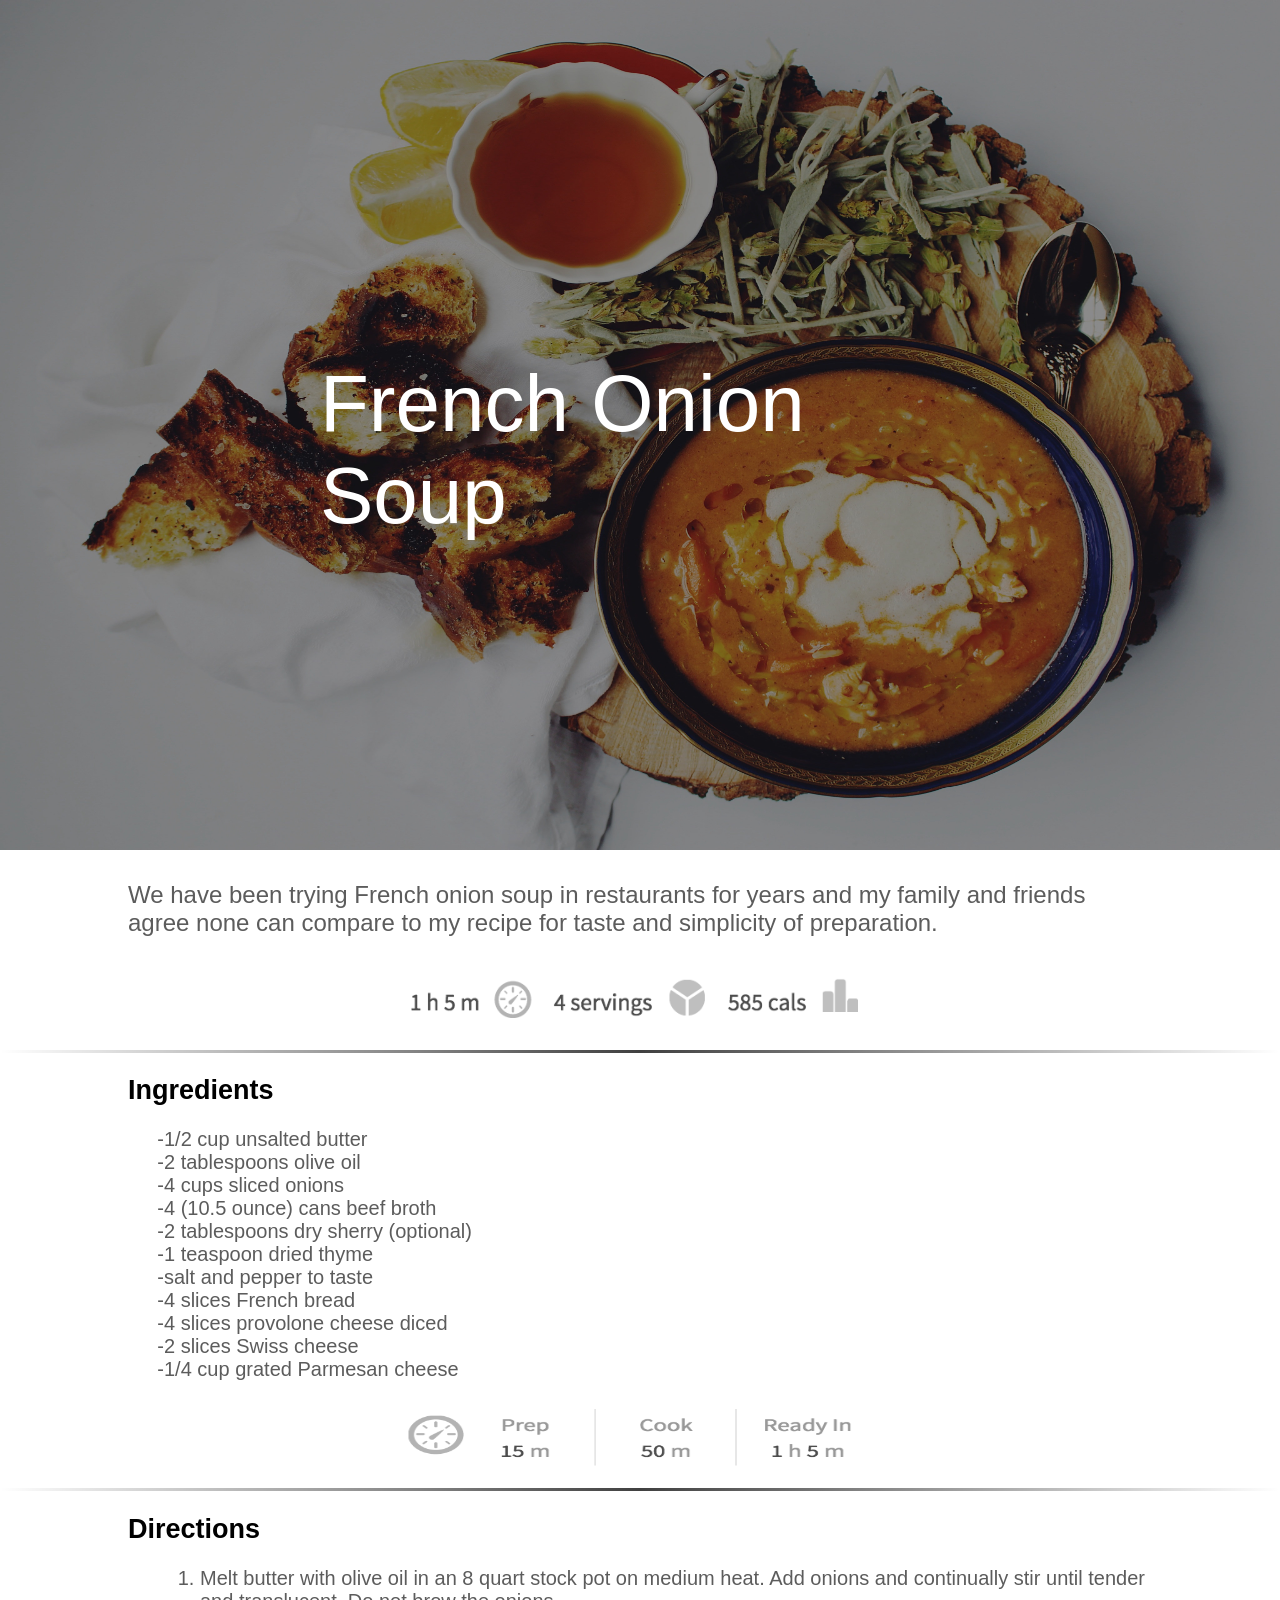
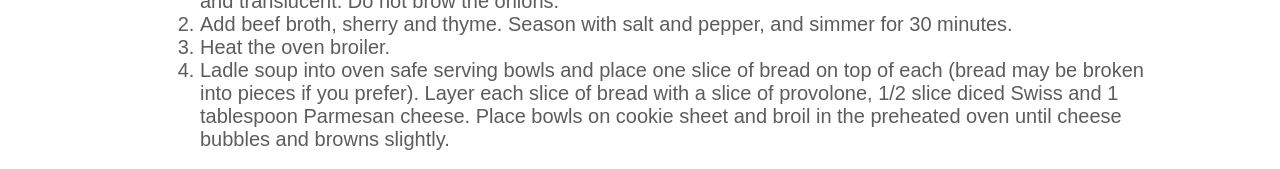
<file: Front-End-HW1/index.html>
<!DOCTYPE html>
<html lang="en">
  <head>
    <meta charset="UTF-8" />
    <meta name="viewport" content="width=device-width, initial-scale=1.0" />
    <title>French Onion Soup Recipe</title>
    <!-- don't forget to link your styles -->
    <link rel="stylesheet" href="styles/style.css" />
  </head>
  <body>

    <img class="mainimage" src="images/soup.jpg" alt="main image" >
    <div class="contenttext">French Onion Soup</div>
    
    <p class="firstP">
    We have been trying French onion soup in restaurants for years and my family and friends agree
    none can compare to my recipe for taste and simplicity of preparation.
   </p>
    

   <img class="info" src ="images/recipe-info.png" alt="recipo-info">
   
   <hr>
    
    <h2> Ingredients </h2>
    <ul class="ulclass">

      <li> 1/2 cup unsalted butter </li>
      <li> 2 tablespoons olive oil </li>
      <li> 4 cups sliced onions </li>
      <li> 4 (10.5 ounce) cans beef broth </li>
      <li> 2 tablespoons dry sherry (optional) </li>
      <li> 1 teaspoon dried thyme </li>
      <li> salt and pepper to taste </li>
      <li> 4 slices French bread </li>
      <li> 4 slices provolone cheese diced </li>
      <li> 2 slices Swiss cheese </li>
      <li> 1/4 cup grated Parmesan cheese </li>

    </ul>

    
   <img class="info" src ="images/cooking-info.png" alt="cooking-info">

   <hr>


       <h2> Directions </h2>
    <ul>

    <ol class="olclass">
      <li>
        Melt butter with olive oil in an 8 quart stock pot on medium heat. Add onions and continually stir until tender and translucent. Do not brow the onions.
      </li>

      <li>
        Add beef broth, sherry and thyme. Season with salt and pepper, and simmer for 30 minutes.
      </li>

      <li>Heat the oven broiler.
      </li>

      <li>
        Ladle soup into oven safe serving bowls and place one slice of bread on top of each (bread may be broken into pieces if you prefer). Layer each slice of bread with a slice of provolone, 1/2 slice diced Swiss and 1 tablespoon Parmesan cheese. Place bowls on cookie sheet and broil in the preheated oven until cheese bubbles and browns slightly.
      </li>

    </ol>



  </body>
</html>
</file>
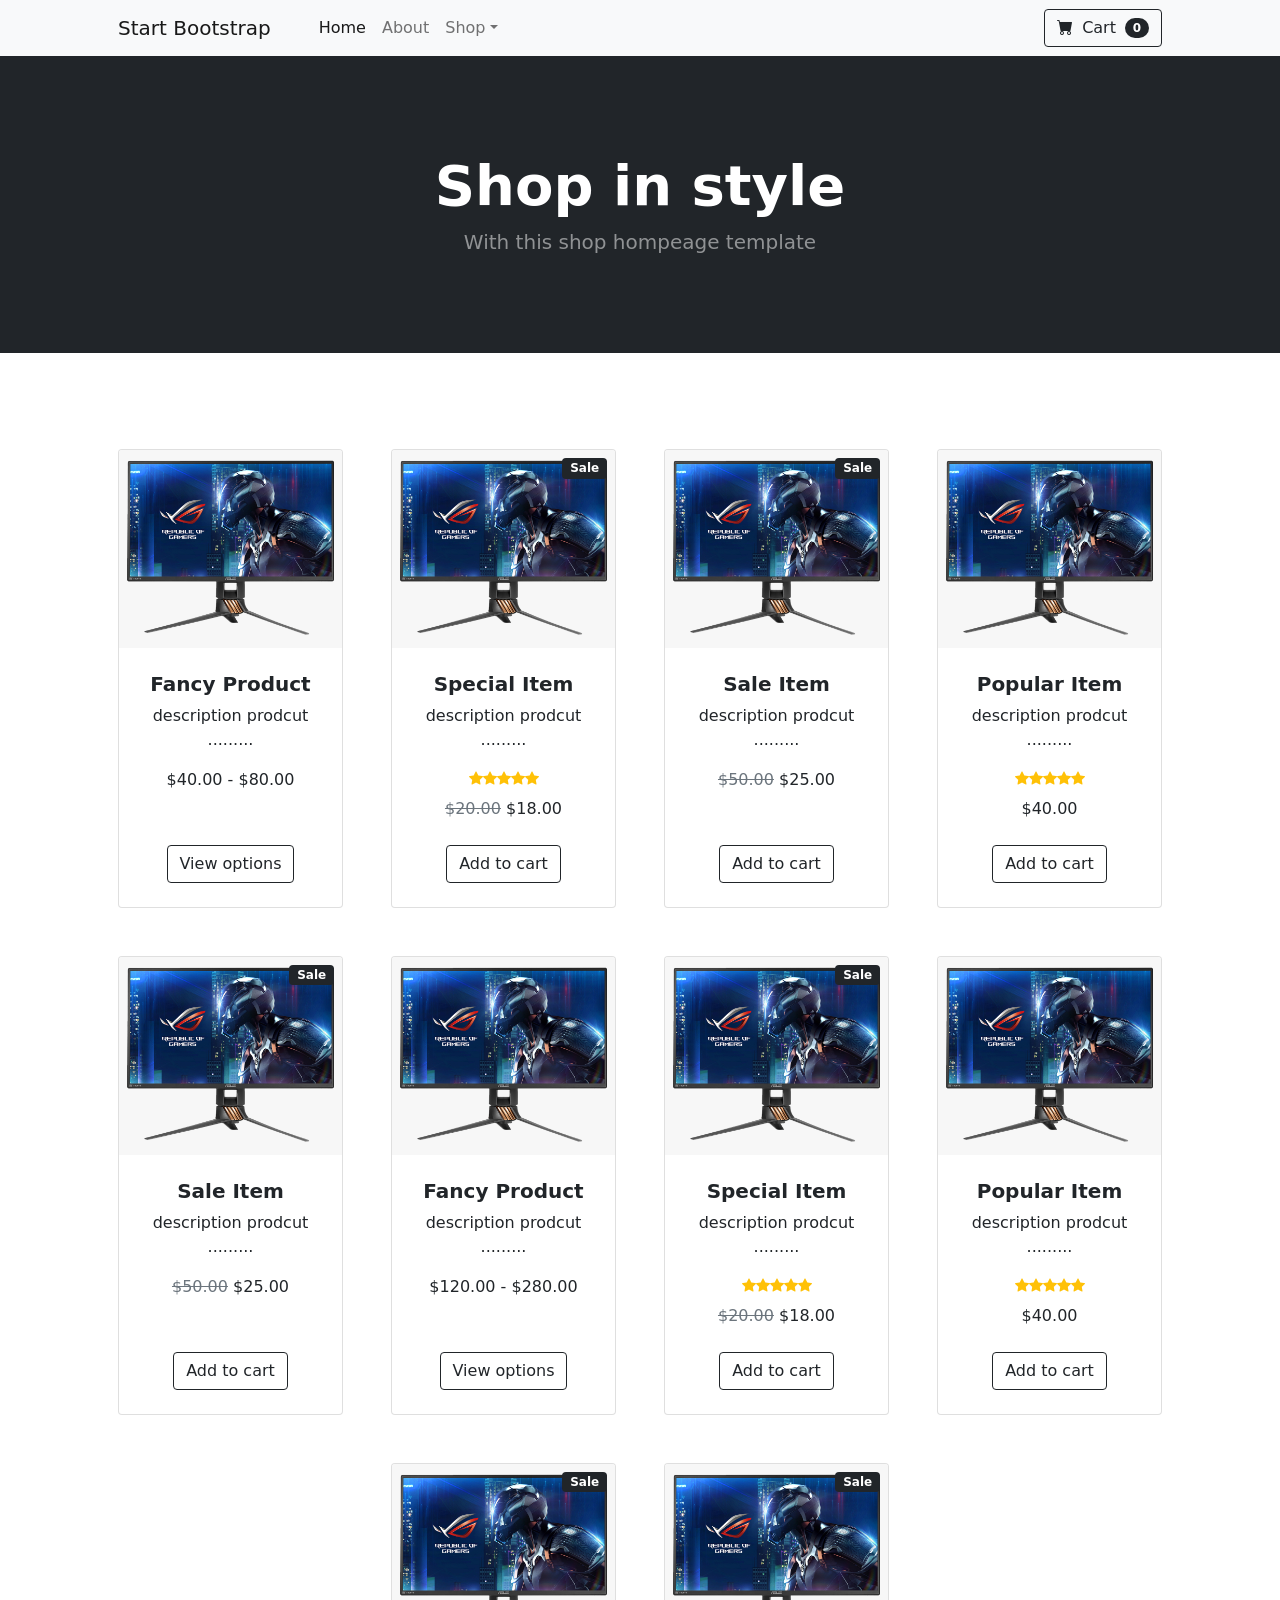
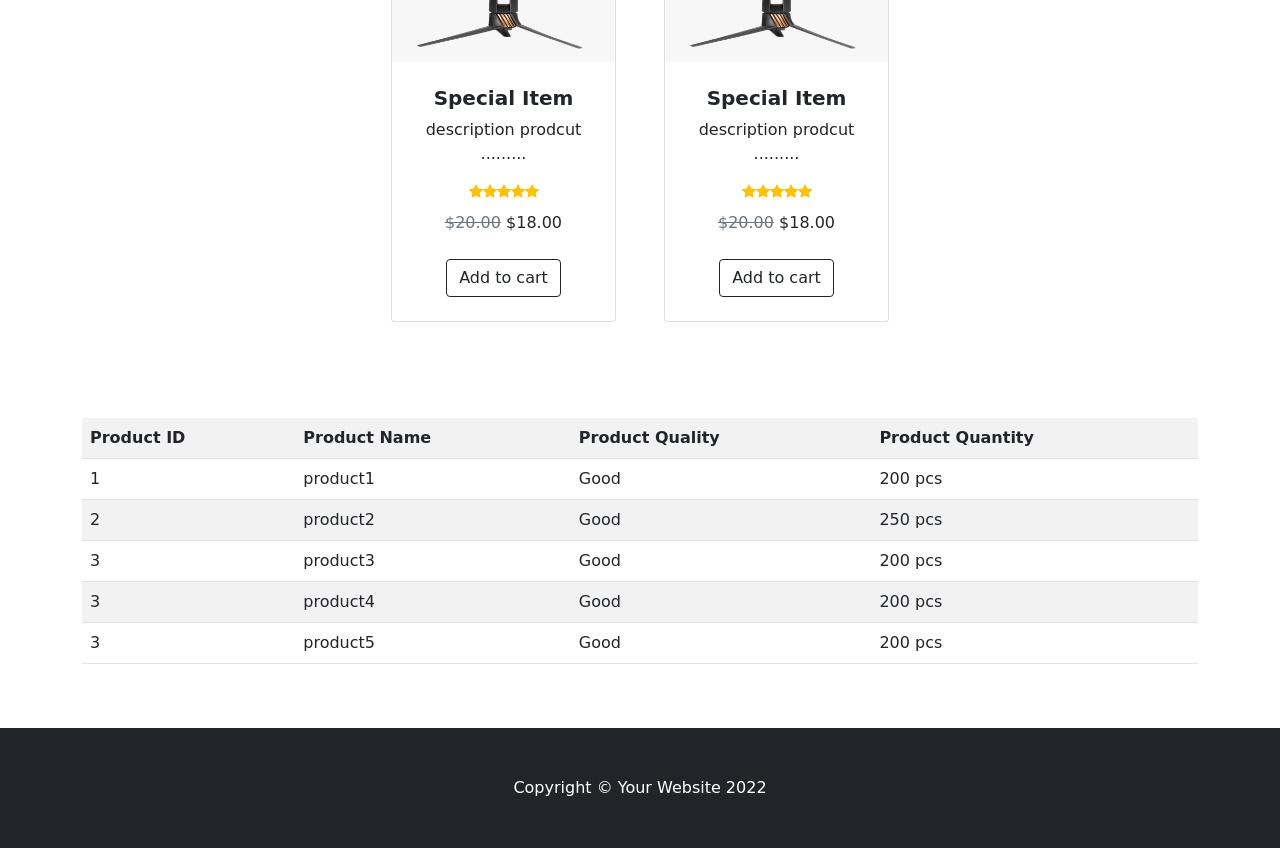
<file: Front-End-HW2/index.html>
<!DOCTYPE html>
<html lang="en">
    <head>
        <meta charset="utf-8" />
        <meta name="viewport" content="width=device-width, initial-scale=1, shrink-to-fit=no" />
        <meta name="description" content="" />
        <meta name="author" content="" />
        <title>Shop Homepage - Start Bootstrap Template</title>
        <!-- Favicon-->
        <link rel="icon" type="image/x-icon" href="assets/favicon.ico" />
        <!-- Bootstrap icons-->
        <link href="https://cdn.jsdelivr.net/npm/bootstrap-icons@1.5.0/font/bootstrap-icons.css" rel="stylesheet" />
        <!-- Core theme CSS (includes Bootstrap)-->
        <link href="css/styles.css" rel="stylesheet" />


        
    <style>
        :visited{

            color:red
            
        }

        a:hover {

            color:rgb(9, 255, 0)
            
        }


    img:hover
    {
        width: 400px;
        height: 350px;
    }



    </style>




    </head>
    <body>
        <!-- Navigation-->
        <nav class="navbar navbar-expand-lg navbar-light bg-light">
            <div class="container px-4 px-lg-5">
                <a class="navbar-brand" href="#!">Start Bootstrap</a>
                <button class="navbar-toggler" type="button" data-bs-toggle="collapse" data-bs-target="#navbarSupportedContent" aria-controls="navbarSupportedContent" aria-expanded="false" aria-label="Toggle navigation"><span class="navbar-toggler-icon"></span></button>
                <div class="collapse navbar-collapse" id="navbarSupportedContent">
                    <ul class="navbar-nav me-auto mb-2 mb-lg-0 ms-lg-4">
                        <li class="nav-item"><a class="nav-link active" aria-current="page" href="#!">Home</a></li>
                        <li class="nav-item"><a class="nav-link" href="#!">About</a></li>
                        <li class="nav-item dropdown">
                            <a class="nav-link dropdown-toggle" id="navbarDropdown" href="#" role="button" data-bs-toggle="dropdown" aria-expanded="false">Shop</a>
                            <ul class="dropdown-menu" aria-labelledby="navbarDropdown">
                                <li><a class="dropdown-item" href="#!">All Products</a></li>
                                <li><hr class="dropdown-divider" /></li>
                                <li><a class="dropdown-item" href="#!">Popular Items</a></li>
                                <li><a class="dropdown-item" href="#!">New Arrivals</a></li>
                            </ul>
                        </li>
                    </ul>
                    <form class="d-flex">
                        <button class="btn btn-outline-dark" type="submit">
                            <i class="bi-cart-fill me-1"></i>
                            Cart
                            <span class="badge bg-dark text-white ms-1 rounded-pill">0</span>
                        </button>
                    </form>
                </div>
            </div>
        </nav>
        <!-- Header-->
        <header class="bg-dark py-5">
            <div class="container px-4 px-lg-5 my-5">
                <div class="text-center text-white">
                    <h1 class="display-4 fw-bolder">Shop in style</h1>
                    <p class="lead fw-normal text-white-50 mb-0">With this shop hompeage template</p>
                </div>
            </div>
        </header>
        <!-- Section-->
        <section class="py-5">
            <div class="container px-4 px-lg-5 mt-5">
                <div class="row gx-4 gx-lg-5 row-cols-2 row-cols-md-3 row-cols-xl-4 justify-content-center">
                    <div class="col mb-5">
                        <div class="card h-100">
                            <!-- Product image-->
                            <img class="card-img-top" src="assets/product.png" alt="..." />
                            <!-- Product details-->
                            <div class="card-body p-4">
                                <div class="text-center">
                                    <!-- Product name-->
                                    <h5 class="fw-bolder">Fancy Product</h5>
                                    <p> description prodcut .........</p>
                                    <!-- Product price-->
                                    $40.00 - $80.00
                                </div>
                            </div>
                            <!-- Product actions-->
                            <div class="card-footer p-4 pt-0 border-top-0 bg-transparent">
                                <div class="text-center"><a class="btn btn-outline-dark mt-auto" href="#">View options</a></div>
                            </div>
                        </div>
                    </div>
                    <div class="col mb-5">
                        <div class="card h-100">
                            <!-- Sale badge-->
                            <div class="badge bg-dark text-white position-absolute" style="top: 0.5rem; right: 0.5rem">Sale</div>
                            <!-- Product image-->
                            <img class="card-img-top" src="assets/product.png" alt="..." />
                            <!-- Product details-->
                            <div class="card-body p-4">
                                <div class="text-center">
                                    <!-- Product name-->
                                    <h5 class="fw-bolder">Special Item</h5>
                                    <p> description prodcut .........</p>
                                    <!-- Product reviews-->
                                    <div class="d-flex justify-content-center small text-warning mb-2">
                                        <div class="bi-star-fill"></div>
                                        <div class="bi-star-fill"></div>
                                        <div class="bi-star-fill"></div>
                                        <div class="bi-star-fill"></div>
                                        <div class="bi-star-fill"></div>
                                    </div>
                                    <!-- Product price-->
                                    <span class="text-muted text-decoration-line-through">$20.00</span>
                                    $18.00
                                </div>
                            </div>
                            <!-- Product actions-->
                            <div class="card-footer p-4 pt-0 border-top-0 bg-transparent">
                                <div class="text-center"><a class="btn btn-outline-dark mt-auto" href="#">Add to cart</a></div>
                            </div>
                        </div>
                    </div>
                    <div class="col mb-5">
                        <div class="card h-100">
                            <!-- Sale badge-->
                            <div class="badge bg-dark text-white position-absolute" style="top: 0.5rem; right: 0.5rem">Sale</div>
                            <!-- Product image-->
                            <img class="card-img-top" src="assets/product.png" alt="..." />
                            <!-- Product details-->
                            <div class="card-body p-4">
                                <div class="text-center">
                                    <!-- Product name-->
                                    <h5 class="fw-bolder">Sale Item</h5>
                                    <p> description prodcut .........</p>
                                    <!-- Product price-->
                                    <span class="text-muted text-decoration-line-through">$50.00</span>
                                    $25.00
                                </div>
                            </div>
                            <!-- Product actions-->
                            <div class="card-footer p-4 pt-0 border-top-0 bg-transparent">
                                <div class="text-center"><a class="btn btn-outline-dark mt-auto" href="#">Add to cart</a></div>
                            </div>
                        </div>
                    </div>
                    <div class="col mb-5">
                        <div class="card h-100">
                            <!-- Product image-->
                            <img class="card-img-top" src="assets/product.png" alt="..." />
                            <!-- Product details-->
                            <div class="card-body p-4">
                                <div class="text-center">
                                    <!-- Product name-->
                                    <h5 class="fw-bolder">Popular Item</h5>
                                    <p> description prodcut .........</p>
                                    <!-- Product reviews-->
                                    <div class="d-flex justify-content-center small text-warning mb-2">
                                        <div class="bi-star-fill"></div>
                                        <div class="bi-star-fill"></div>
                                        <div class="bi-star-fill"></div>
                                        <div class="bi-star-fill"></div>
                                        <div class="bi-star-fill"></div>
                                    </div>
                                    <!-- Product price-->
                                    $40.00
                                </div>
                            </div>
                            <!-- Product actions-->
                            <div class="card-footer p-4 pt-0 border-top-0 bg-transparent">
                                <div class="text-center"><a class="btn btn-outline-dark mt-auto" href="#">Add to cart</a></div>
                            </div>
                        </div>
                    </div>
                    <div class="col mb-5">
                        <div class="card h-100">
                            <!-- Sale badge-->
                            <div class="badge bg-dark text-white position-absolute" style="top: 0.5rem; right: 0.5rem">Sale</div>
                            <!-- Product image-->
                            <img class="card-img-top" src="assets/product.png" alt="..." />
                            <!-- Product details-->
                            <div class="card-body p-4">
                                <div class="text-center">
                                    <!-- Product name-->
                                    <h5 class="fw-bolder">Sale Item</h5>
                                    <p> description prodcut .........</p>
                                    <!-- Product price-->
                                    <span class="text-muted text-decoration-line-through">$50.00</span>
                                    $25.00
                                </div>
                            </div>
                            <!-- Product actions-->
                            <div class="card-footer p-4 pt-0 border-top-0 bg-transparent">
                                <div class="text-center"><a class="btn btn-outline-dark mt-auto" href="#">Add to cart</a></div>
                            </div>
                        </div>
                    </div>
                    <div class="col mb-5">
                        <div class="card h-100">
                            <!-- Product image-->
                            <img class="card-img-top" src="assets/product.png" alt="..." />
                            <!-- Product details-->
                            <div class="card-body p-4">
                                <div class="text-center">
                                    <!-- Product name-->
                                    <h5 class="fw-bolder">Fancy Product</h5>
                                    <p> description prodcut .........</p>
                                    <!-- Product price-->
                                    $120.00 - $280.00
                                </div>
                            </div>
                            <!-- Product actions-->
                            <div class="card-footer p-4 pt-0 border-top-0 bg-transparent">
                                <div class="text-center"><a class="btn btn-outline-dark mt-auto" href="#">View options</a></div>
                            </div>
                        </div>
                    </div>
                    <div class="col mb-5">
                        <div class="card h-100">
                            <!-- Sale badge-->
                            <div class="badge bg-dark text-white position-absolute" style="top: 0.5rem; right: 0.5rem">Sale</div>
                            <!-- Product image-->
                            <img class="card-img-top" src="assets/product.png" alt="..." />
                            <!-- Product details-->
                            <div class="card-body p-4">
                                <div class="text-center">
                                    <!-- Product name-->
                                    <h5 class="fw-bolder">Special Item</h5>
                                    <p> description prodcut .........</p>
                                    <!-- Product reviews-->
                                    <div class="d-flex justify-content-center small text-warning mb-2">
                                        <div class="bi-star-fill"></div>
                                        <div class="bi-star-fill"></div>
                                        <div class="bi-star-fill"></div>
                                        <div class="bi-star-fill"></div>
                                        <div class="bi-star-fill"></div>
                                    </div>
                                    <!-- Product price-->
                                    <span class="text-muted text-decoration-line-through">$20.00</span>
                                    $18.00
                                </div>
                            </div>
                            <!-- Product actions-->
                            <div class="card-footer p-4 pt-0 border-top-0 bg-transparent">
                                <div class="text-center"><a class="btn btn-outline-dark mt-auto" href="#">Add to cart</a></div>
                            </div>
                        </div>
                    </div>
                    <div class="col mb-5">
                        <div class="card h-100">
                            <!-- Product image-->
                            <img class="card-img-top" src="assets/product.png" alt="..." />
                            <!-- Product details-->
                            <div class="card-body p-4">
                                <div class="text-center">
                                    <!-- Product name-->
                                    <h5 class="fw-bolder">Popular Item</h5>
                                    <p> description prodcut .........</p>
                                    <!-- Product reviews-->
                                    <div class="d-flex justify-content-center small text-warning mb-2">
                                        <div class="bi-star-fill"></div>
                                        <div class="bi-star-fill"></div>
                                        <div class="bi-star-fill"></div>
                                        <div class="bi-star-fill"></div>
                                        <div class="bi-star-fill"></div>
                                    </div>
                                    <!-- Product price-->
                                    $40.00
                                </div>
                            </div>
                            <!-- Product actions-->
                            <div class="card-footer p-4 pt-0 border-top-0 bg-transparent">
                                <div class="text-center"><a class="btn btn-outline-dark mt-auto" href="#">Add to cart</a></div>
                            </div>
                        </div>
                    </div>
                    <div class="col mb-5">
                        <div class="card h-100">
                            <!-- Sale badge-->
                            <div class="badge bg-dark text-white position-absolute" style="top: 0.5rem; right: 0.5rem">Sale</div>
                            <!-- Product image-->
                            <img class="card-img-top" src="assets/product.png" alt="..." />
                            <!-- Product details-->
                            <div class="card-body p-4">
                                <div class="text-center">
                                    <!-- Product name-->
                                    <h5 class="fw-bolder">Special Item</h5>
                                    <p> description prodcut .........</p>
                                    <!-- Product reviews-->
                                    <div class="d-flex justify-content-center small text-warning mb-2">
                                        <div class="bi-star-fill"></div>
                                        <div class="bi-star-fill"></div>
                                        <div class="bi-star-fill"></div>
                                        <div class="bi-star-fill"></div>
                                        <div class="bi-star-fill"></div>
                                    </div>
                                    <!-- Product price-->
                                    <span class="text-muted text-decoration-line-through">$20.00</span>
                                    $18.00
                                </div>
                            </div>
                            <!-- Product actions-->
                            <div class="card-footer p-4 pt-0 border-top-0 bg-transparent">
                                <div class="text-center"><a class="btn btn-outline-dark mt-auto" href="#">Add to cart</a></div>
                            </div>
                        </div>
                    </div>
                    <div class="col mb-5">
                        <div class="card h-100">
                            <!-- Sale badge-->
                            <div class="badge bg-dark text-white position-absolute" style="top: 0.5rem; right: 0.5rem">Sale</div>
                            <!-- Product image-->
                            <img class="card-img-top" src="assets/product.png" alt="..." />
                            <!-- Product details-->
                            <div class="card-body p-4">
                                <div class="text-center">
                                    <!-- Product name-->
                                    <h5 class="fw-bolder">Special Item</h5>
                                    <p> description prodcut .........</p>

                                    <!-- Product reviews-->
                                    <div class="d-flex justify-content-center small text-warning mb-2">
                                        <div class="bi-star-fill"></div>
                                        <div class="bi-star-fill"></div>
                                        <div class="bi-star-fill"></div>
                                        <div class="bi-star-fill"></div>
                                        <div class="bi-star-fill"></div>
                                    </div>
                                    <!-- Product price-->
                                    <span class="text-muted text-decoration-line-through">$20.00</span>
                                    $18.00
                                </div>
                            </div>
                            <!-- Product actions-->
                            <div class="card-footer p-4 pt-0 border-top-0 bg-transparent">
                                <div class="text-center"><a class="btn btn-outline-dark mt-auto" href="#">Add to cart</a></div>
                            </div>
                        </div>
                    </div>
                </div>
            </div>
        </section>


        <div class="container ">
            <table class="table table-striped table-hover">
              <tr>
                  <th>Product ID</th>
                  <th>Product Name</th>
                  <th>Product Quality</th>
                  <th>Product Quantity</th>
              </tr>
              <tr>
                  <td>1</td>
                  <td>product1</td>
                  <td>Good</td>
                  <td>200 pcs</td>
              </tr>
              <tr>
                  <td>2</td>
                  <td>product2</td>
                  <td>Good</td>
                  <td>250 pcs</td>
              <tr>
                  <td>3</td>
                  <td>product3</td>
                  <td>Good</td>
                  <td>200 pcs</td>
              </tr>  
              <tr>
                  <td>3</td>
                  <td>product4</td>
                  <td>Good</td>
                  <td>200 pcs</td>
              </tr> 
              <tr>
                  <td>3</td>
                  <td>product5</td>
                  <td>Good</td>
                  <td>200 pcs</td>
              </tr>     
            </table>
            </div><br /><br />













        <!-- Footer-->
        <footer class="py-5 bg-dark">
            <div class="container"><p class="m-0 text-center text-white">Copyright &copy; Your Website 2022</p></div>
        </footer>
        <!-- Bootstrap core JS-->
        <script src="https://cdn.jsdelivr.net/npm/bootstrap@5.1.3/dist/js/bootstrap.bundle.min.js"></script>
        <!-- Core theme JS-->
        <script src="js/scripts.js"></script>




        









    </body>
</html>
</file>
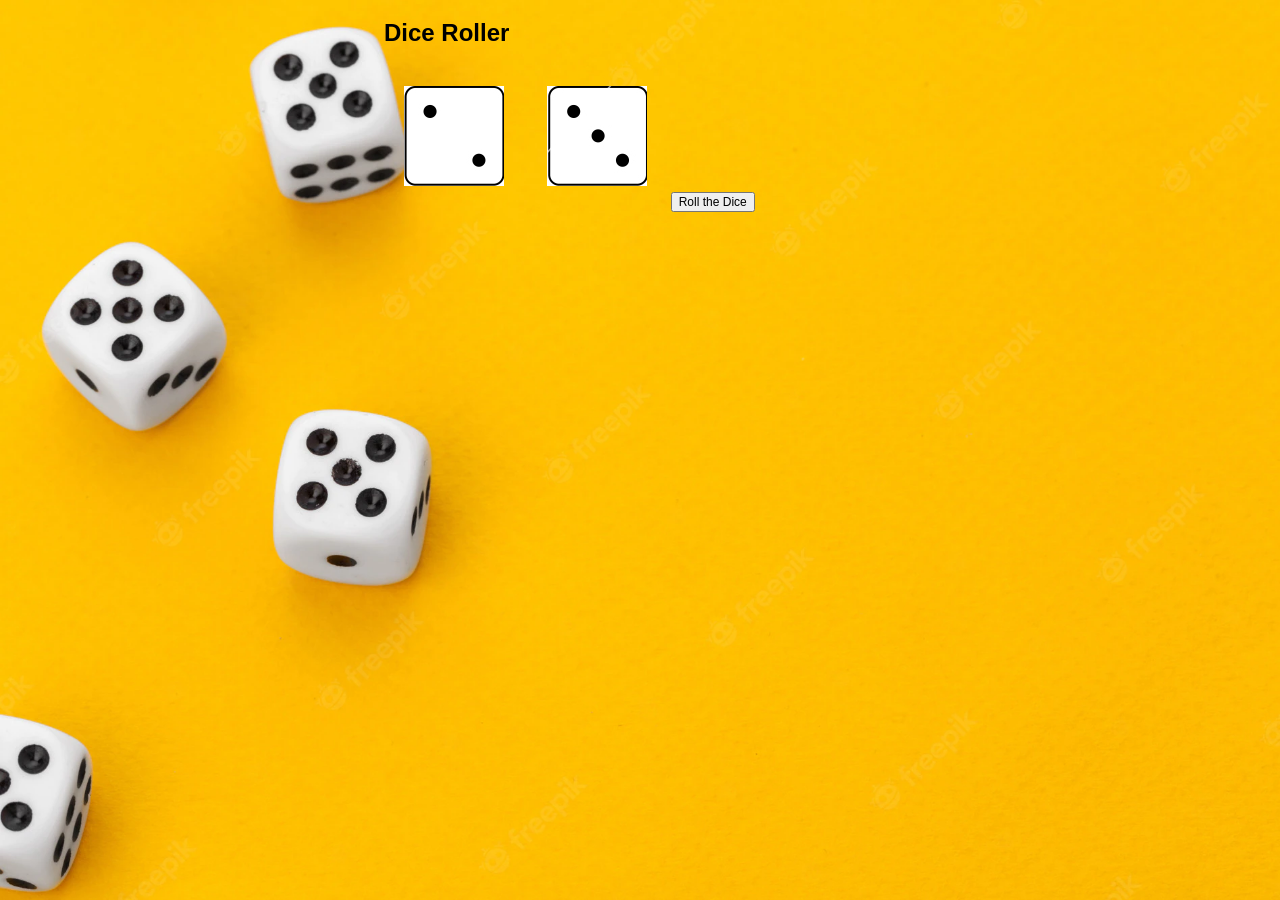
<file: Front-End-HW3/index.html>
<!DOCTYPE html>
<!--[if lt IE 7]>      <html class="no-js lt-ie9 lt-ie8 lt-ie7"> <![endif]-->
<!--[if IE 7]>         <html class="no-js lt-ie9 lt-ie8"> <![endif]-->
<!--[if IE 8]>         <html class="no-js lt-ie9"> <![endif]-->
<!--[if gt IE 8]><!--> <html class="no-js"> <!--<![endif]-->
  <head>
    <title>Dice Roller</title>
    <meta charset="utf-8">
    <meta http-equiv="X-UA-Compatible" content="IE=edge">
    <meta name="description" content="Your description goes here">
    <meta name="keywords" content="one, two, three">

    <!-- Place favicon.ico and apple-touch-icon.png in the root directory -->

    <!-- external CSS link -->
    <link rel="stylesheet" href="css/normalize.css">
    <link rel="stylesheet" href="css/style.css">
    <meta name="viewport" content="width=device-width">

  </head>
  <body>
    <div id="container">
      <header>
        <h1>Dice Roller</h1>
      </header>
      <section id="content">
        <span class="dice dice-2" id="first-die"></span>
        <span class="dice dice-3" id="second-die"></span>
        <input type="button" id="roll-dice" value="Roll the Dice" onclick="rolldice()">
      </section>
    </div><!-- #container -->
    <script type="text/javascript" src="js/app.js"></script>
  </body>
</html>
</file>
<file: Front-End-HW1/styles/style.css>
/*Some necessary adjustments*/
h1, body, html, main {
  margin: 0;
}
/*Import the font and set the default size*/
html {
  font-family: 'Open Sans', sans-serif;
  font-size: 18px
}


.mainimage {
  background-size: cover;
  height: 850px;
  width: 100%;
}


.contenttext {

  position: absolute;
  top: 50%;
  left: 50%;
  transform: translate(-50%, -50%);
  font-size: 80px;
  color: white;
}

  
.firstP{
  margin-top: 2%;
  margin-left: 10%;
  margin-right: 10%;
  font-size: 24px;
  color:rgb(92, 92, 92);

}


.info {
  display: block;
  margin: auto;
  height: 80px;
  width: 500px;
}


hr {
  border: 0;
  height: 3px;
  background-image: linear-gradient(to right, rgba(0, 0, 0, 0), rgba(0, 0, 0, 0.75), rgba(0, 0, 0, 0));
}

h2 {
color: black;
margin-left: 10%;
margin-right: 10%;
  
}

ul.ulclass > li {
  margin-left: 10%;
  margin-right: 10%;
  list-style-type: '-';
  font-size: 20px; 
  color:rgb(92, 92, 92);
}


ol.olclass > li {
  margin-left: 10%;
  margin-right: 10%;
  font-size: 20px; 
  color:rgb(92, 92, 92);
}
</file>
<file: Front-End-HW3/css/style.css>
/*
Project Name: Blank Template
Client: Your Client
Author: Your Name
Developer @GA in NYC
*/


/******************************************
/* SETUP
/*******************************************/

/* Box Model Hack */
* {
     -moz-box-sizing: border-box; /* Firexfox */
     -webkit-box-sizing: border-box; /* Safari/Chrome/iOS/Android */
     box-sizing: border-box; /* IE */
}

/* Clear fix hack */
.clearfix:after {
     content: ".";
     display: block;
     clear: both;
     visibility: hidden;
     line-height: 0;
     height: 0;
}

.clear {
	clear: both;
}

.alignright {
	float: right;
	padding: 0 0 10px 10px; /* note the padding around a right floated image */
}

.alignleft {
	float: left;
	padding: 0 10px 10px 0; /* note the padding around a left floated image */
}

/******************************************
/* BASE STYLES
/*******************************************/

body {
     color: #000;
     font-size: 12px;
     line-height: 1.4;
     font-family: Helvetica, Arial, sans-serif;
}


/******************************************
/* LAYOUT
/*******************************************/

/* Center the container */
#container {

  width: 40%;
  margin: auto; 
  
}

#content span {
  width: 100px;
  height: 100px;
  display: inline-block;
  margin: 20px;

  background-repeat: no-repeat;
  background-position: top left;
}

.dice-1 {
  background-image: url('../img/1.png');
}
.dice-2 {
  background-image: url('../img/2.png');
}
.dice-3 {
  background-image: url('../img/3.png');
}
.dice-4 {
  background-image: url('../img/4.png');
}
.dice-5 {
  background-image: url('../img/5.png');
}
.dice-6 {
  background-image: url('../img/6.png');
}
/******************************************
/* ADDITIONAL STYLES
/*******************************************/

body{

  background-image: url('../img/background.webp');
  background-repeat: no-repeat;
  background-attachment: fixed;
  background-size: cover;
}
</file>
